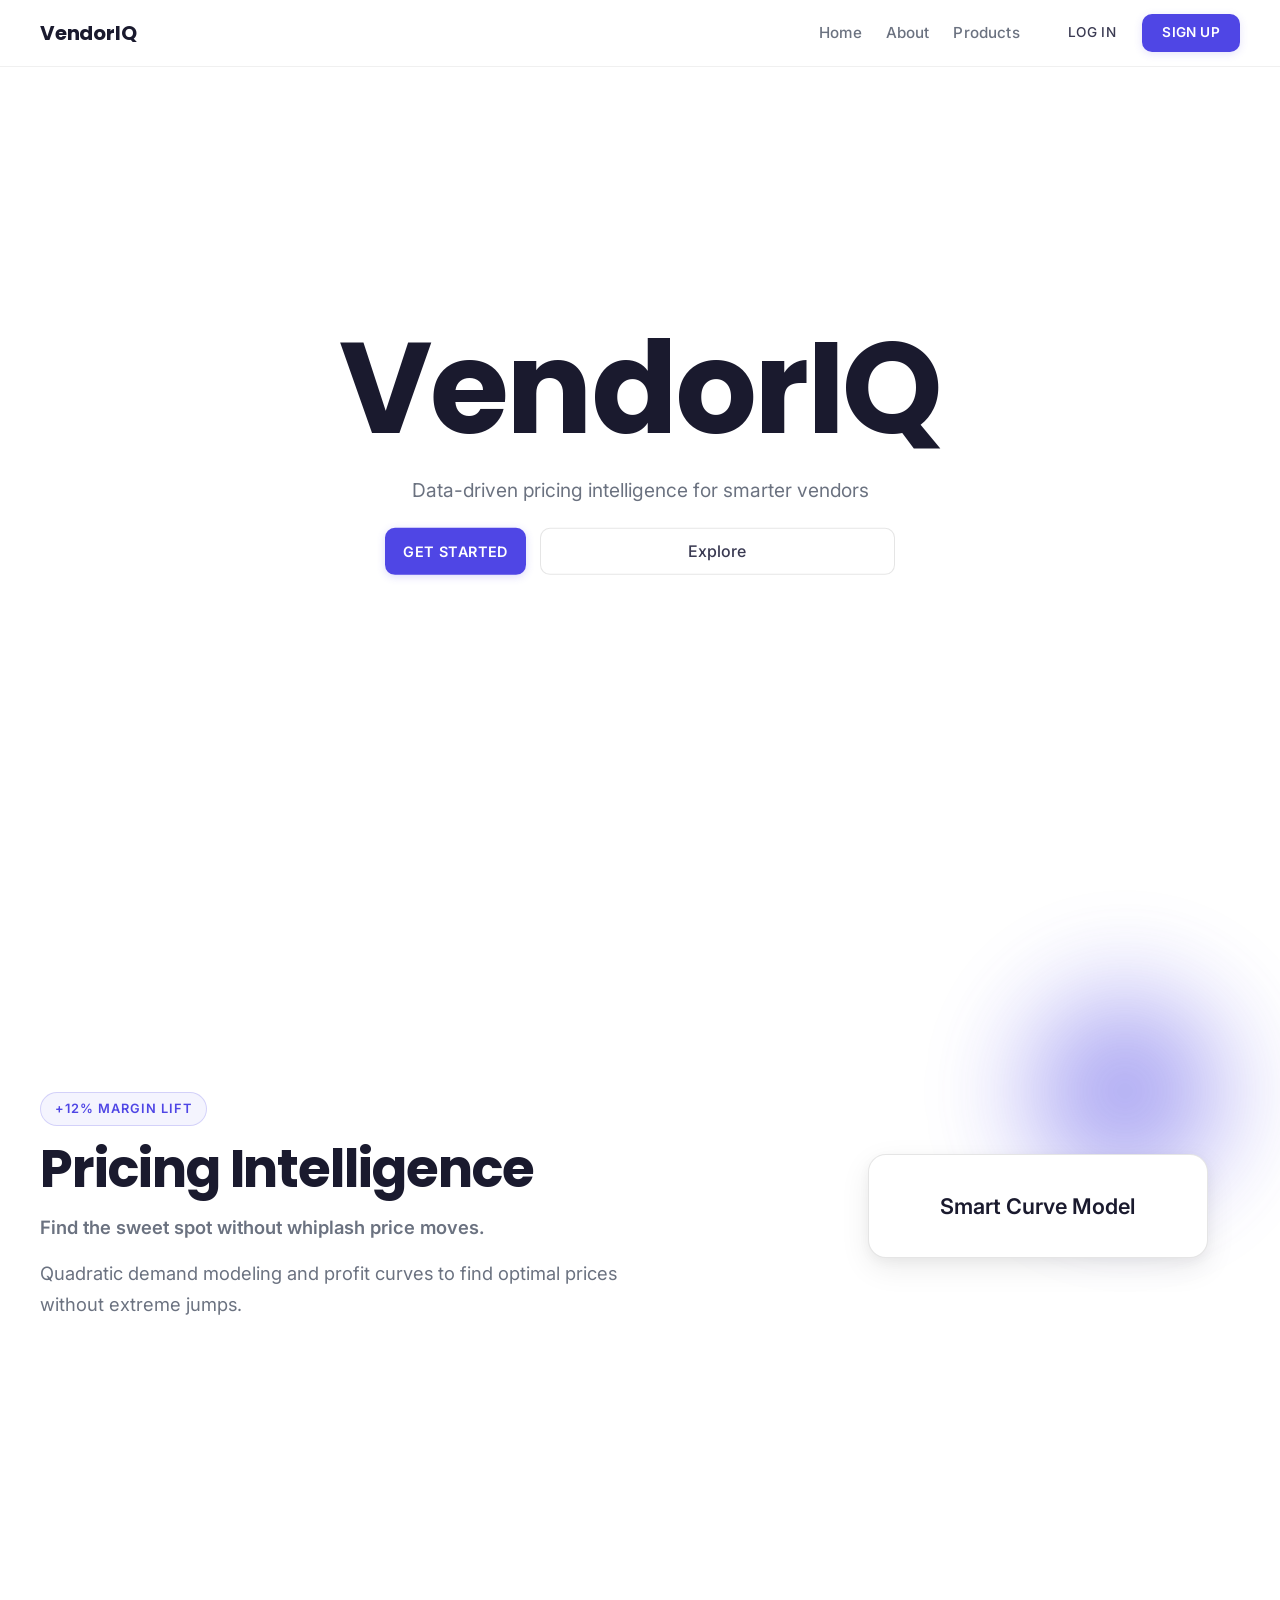
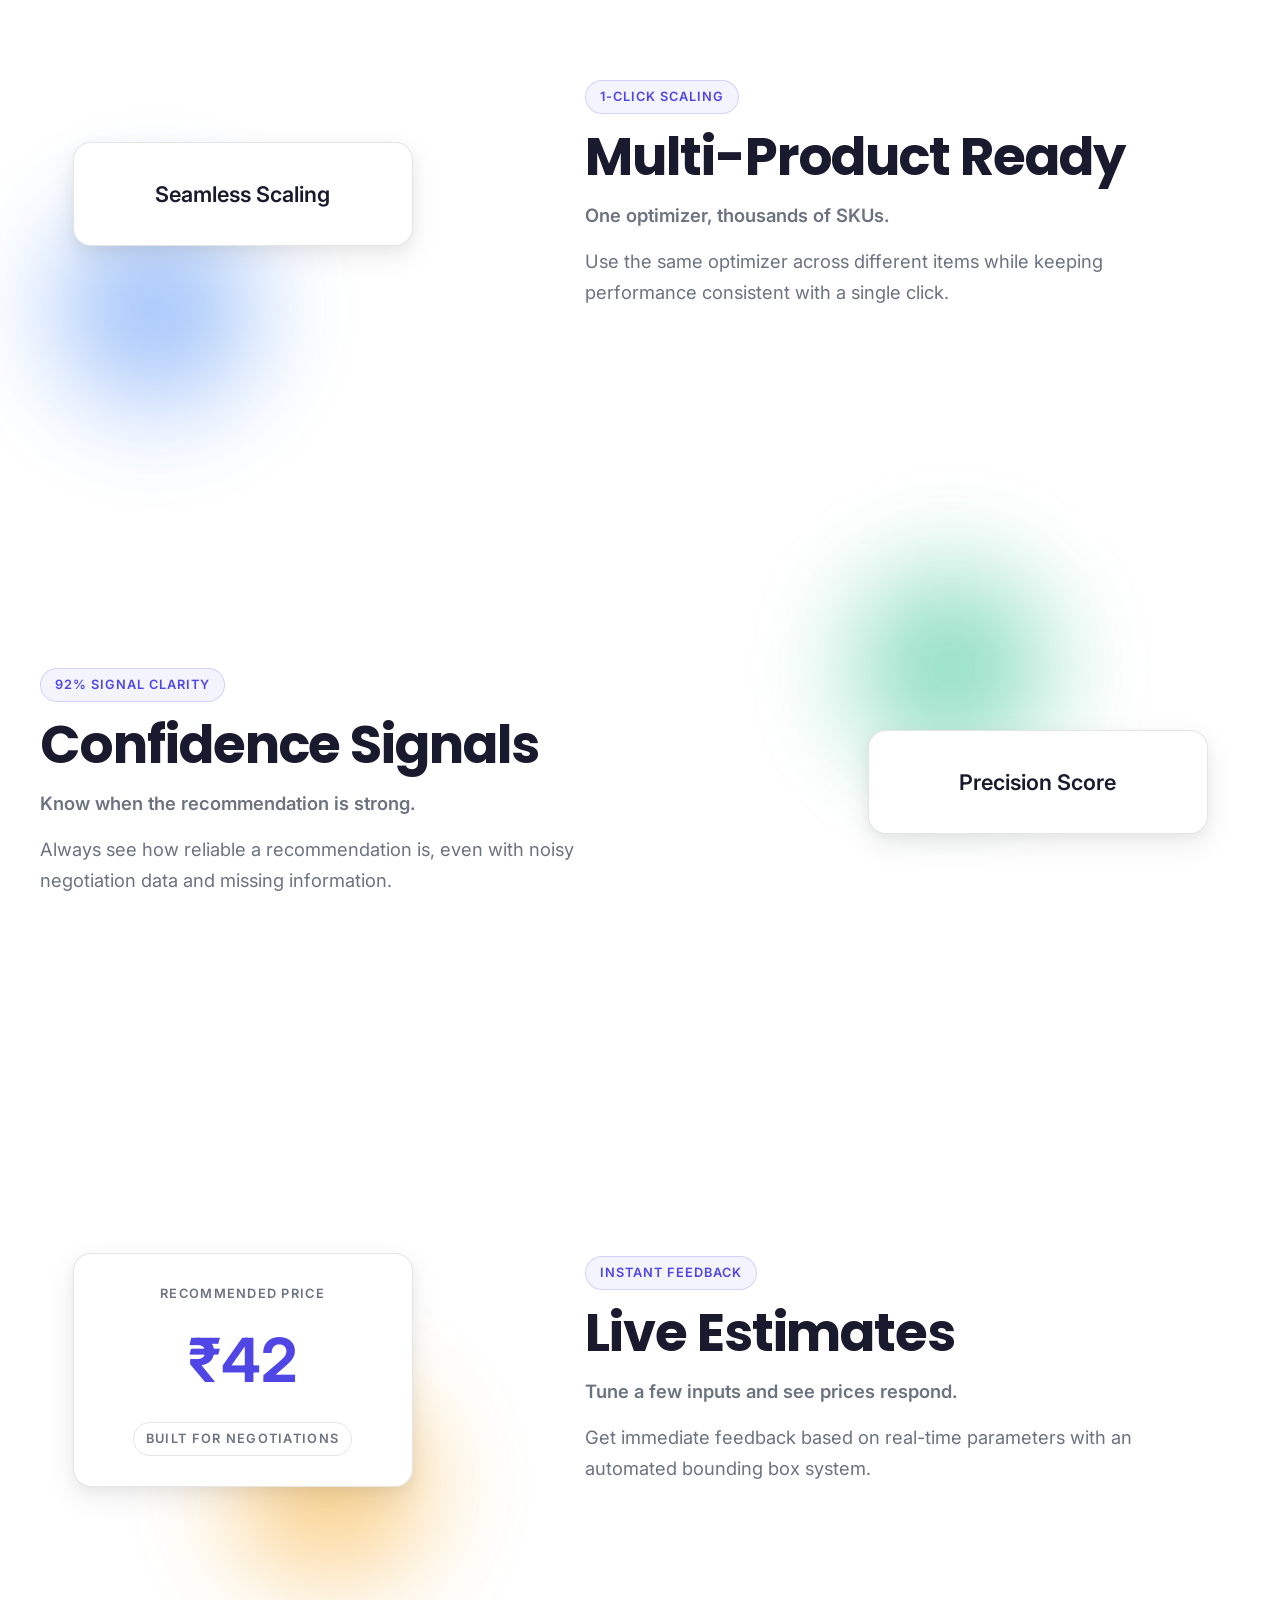
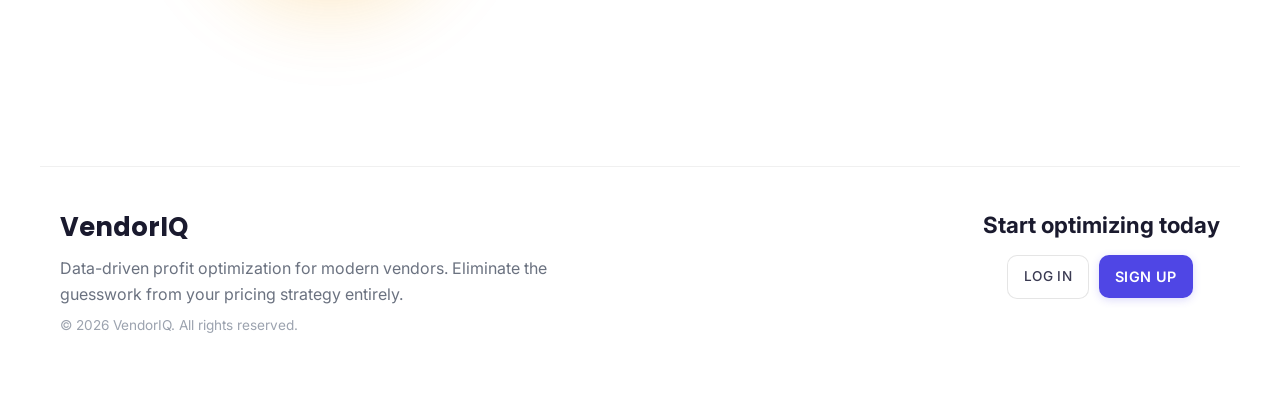
<file: index.html>
<!DOCTYPE html>
<html lang="en">

<head>
    <meta charset="UTF-8">
    <meta name="viewport" content="width=device-width, initial-scale=1.0">
    <title>VendorIQ</title>
    <link rel="icon" type="image/png" href="favicon.png">
    <link rel="preconnect" href="https://fonts.googleapis.com">
    <link
        href="https://fonts.googleapis.com/css2?family=Inter:wght@300;400;500;600;700&family=Poppins:wght@400;500;600;700&display=swap"
        rel="stylesheet">
    <link rel="stylesheet" href="styles.css">
</head>

<body class="marketing-page">
    <nav class="site-nav">
        <a class="nav-brand" href="index.html">VendorIQ</a>
        <button class="mobile-menu-btn" id="mobile-menu-toggle" aria-label="Toggle Menu">
            <svg viewBox="0 0 24 24" fill="none" stroke="currentColor" stroke-width="2" stroke-linecap="round"
                stroke-linejoin="round">
                <line x1="3" y1="12" x2="21" y2="12"></line>
                <line x1="3" y1="6" x2="21" y2="6"></line>
                <line x1="3" y1="18" x2="21" y2="18"></line>
            </svg>
        </button>
        <div class="nav-right-group">
            <div class="nav-links">
                <a href="index.html">Home</a>
                <a href="about.html">About</a>
                <a href="javascript:void(0)"
                    onclick="if(localStorage.getItem('viq_user')) window.location.href='hub.html'; else window.location.href='login.html';">Products</a>
            </div>
            <div class="nav-actions" id="nav-actions">
                <a class="btn-link nav-login" href="login.html">Log in</a>
                <a class="btn-primary nav-cta nav-signup" href="login.html">Sign up</a>
                <button class="btn-link nav-logout" id="logout-btn" type="button">Log out</button>
            </div>
        </div>
    </nav>

    <header class="hero full-height-hero">
        <div class="hero-center-content">
            <h1 class="hero-title">VendorIQ</h1>
            <p class="hero-subtitle">Data-driven pricing intelligence for smarter vendors</p>
            <div class="hero-actions-center">
                <a class="btn-primary" href="login.html">Get Started</a>
                <a class="btn-secondary" href="#features">Explore</a>
            </div>
        </div>
    </header>

    <div class="content-shell">
        <section id="features" class="feature-sections">
            <div class="feature-section zig-zag scroll-animate">
                <div class="feature-content">
                    <span class="feature-badge">+12% margin lift</span>
                    <h3>Pricing Intelligence</h3>
                    <p class="feature-insight">Find the sweet spot without whiplash price moves.</p>
                    <p>Quadratic demand modeling and profit curves to find optimal prices without extreme jumps.</p>
                </div>
                <div class="feature-visual visual-1">
                    <div class="floating-blob type-1"></div>
                    <div class="visual-card">Smart Curve Model</div>
                </div>
            </div>
            <div class="feature-section zig-zag reverse scroll-animate">
                <div class="feature-content">
                    <span class="feature-badge">1-click scaling</span>
                    <h3>Multi-Product Ready</h3>
                    <p class="feature-insight">One optimizer, thousands of SKUs.</p>
                    <p>Use the same optimizer across different items while keeping performance consistent with a single
                        click.</p>
                </div>
                <div class="feature-visual visual-2">
                    <div class="floating-blob type-2"></div>
                    <div class="visual-card">Seamless Scaling</div>
                </div>
            </div>
            <div class="feature-section zig-zag scroll-animate">
                <div class="feature-content">
                    <span class="feature-badge">92% signal clarity</span>
                    <h3>Confidence Signals</h3>
                    <p class="feature-insight">Know when the recommendation is strong.</p>
                    <p>Always see how reliable a recommendation is, even with noisy negotiation data and missing
                        information.</p>
                </div>
                <div class="feature-visual visual-3">
                    <div class="floating-blob type-3"></div>
                    <div class="visual-card">Precision Score</div>
                </div>
            </div>
            <div class="feature-section zig-zag reverse recommendation-feature scroll-animate">
                <div class="feature-content">
                    <span class="feature-badge">Instant feedback</span>
                    <h3>Live Estimates</h3>
                    <p class="feature-insight">Tune a few inputs and see prices respond.</p>
                    <p>Get immediate feedback based on real-time parameters with an automated bounding box system.</p>
                </div>
                <div class="feature-visual visual-4">
                    <div class="floating-blob type-4"></div>
                    <div class="visual-card" style="padding: 30px;">
                        <div class="hero-kicker"
                            style="color:var(--text-muted); letter-spacing:0.1em; text-transform:uppercase; font-size:0.8rem; margin-bottom:8px;">
                            Recommended Price</div>
                        <div class="hero-price"
                            style="font-size: 3.8rem; margin: 0; color: var(--accent-primary); font-weight: 700; display: block; width: 100%;">
                            ₹42</div>
                        <div class="hero-tag"
                            style="color: var(--text-muted); font-size: 0.8rem; margin-top: 12px; text-transform: uppercase; letter-spacing: 0.1em; border: 1px solid var(--border-medium); display: inline-block; padding: 6px 12px; border-radius: 999px;">
                            Built for negotiations</div>
                    </div>
                </div>
            </div>
        </section>
    </div>

    <footer class="site-footer split-footer">
        <div class="footer-left">
            <h3 class="footer-brand">VendorIQ</h3>
            <p>Data-driven profit optimization for modern vendors. Eliminate the guesswork from your pricing strategy
                entirely.</p>
            <p class="copyright">&copy; 2026 VendorIQ. All rights reserved.</p>
        </div>
        <div class="footer-right">
            <h4>Start optimizing today</h4>
            <div class="footer-actions">
                <a class="btn-link" href="login.html">Log in</a>
                <a class="btn-primary" href="login.html">Sign up</a>
            </div>
        </div>
    </footer>
    <script>
        document.addEventListener('DOMContentLoaded', () => {
            // Auth UI Logic
            const authed = localStorage.getItem('viq_user');
            const navLogin = document.querySelector('.nav-login');
            const navSignup = document.querySelector('.nav-signup');
            const navLogout = document.getElementById('logout-btn');

            if (authed) {
                if (navLogin) navLogin.style.display = 'none';
                if (navSignup) navSignup.style.display = 'none';
                if (navLogout) navLogout.style.display = 'inline-flex';

                // Update all CTAs to route directly to hub
                document.querySelectorAll('a[href="login.html"]').forEach(btn => {
                    const text = btn.textContent.trim();
                    if (text === 'Log in' || text === 'Sign up' && btn.classList.contains('nav-signup')) {
                        // Header login/signup already hidden above, but hide footer login too
                        if (text === 'Log in') btn.style.display = 'none';
                    } else {
                        btn.href = 'hub.html';
                        btn.textContent = 'Go to Products';
                    }
                });
            }

            if (navLogout) {
                navLogout.addEventListener('click', () => {
                    localStorage.removeItem('viq_user');
                    window.location.reload();
                });
            }

            // Mobile menu toggle
            const menuBtn = document.getElementById('mobile-menu-toggle');
            if (menuBtn) {
                menuBtn.addEventListener('click', () => {
                    document.body.classList.toggle('menu-open');
                    const isOpen = document.body.classList.contains('menu-open');
                    menuBtn.innerHTML = isOpen
                        ? `<svg viewBox="0 0 24 24" fill="none" stroke="currentColor" stroke-width="2" stroke-linecap="round" stroke-linejoin="round"><line x1="18" y1="6" x2="6" y2="18"></line><line x1="6" y1="6" x2="18" y2="18"></line></svg>`
                        : `<svg viewBox="0 0 24 24" fill="none" stroke="currentColor" stroke-width="2" stroke-linecap="round" stroke-linejoin="round"><line x1="3" y1="12" x2="21" y2="12"></line><line x1="3" y1="6" x2="21" y2="6"></line><line x1="3" y1="18" x2="21" y2="18"></line></svg>`;
                });
            }
        });

        const scrollTargets = document.querySelectorAll(".scroll-animate");
        const revealOnScroll = (entries, observer) => {
            entries.forEach((entry) => {
                if (entry.isIntersecting) {
                    // Delay a tick so the transition is visible even on fast/initial reveals.
                    setTimeout(() => {
                        entry.target.classList.add("visible");
                    }, 60);
                    observer.unobserve(entry.target);
                }
            });
        };

        const observer = new IntersectionObserver(revealOnScroll, {
            threshold: 0.1,
            rootMargin: "0px 0px -10% 0px"
        });

        // Wait for a paint so the hidden state renders before revealing,
        // otherwise the transition can get skipped on initial load.
        requestAnimationFrame(() => {
            requestAnimationFrame(() => {
                scrollTargets.forEach((target) => observer.observe(target));
            });
        });
    </script>
</body>

</html>
</file>
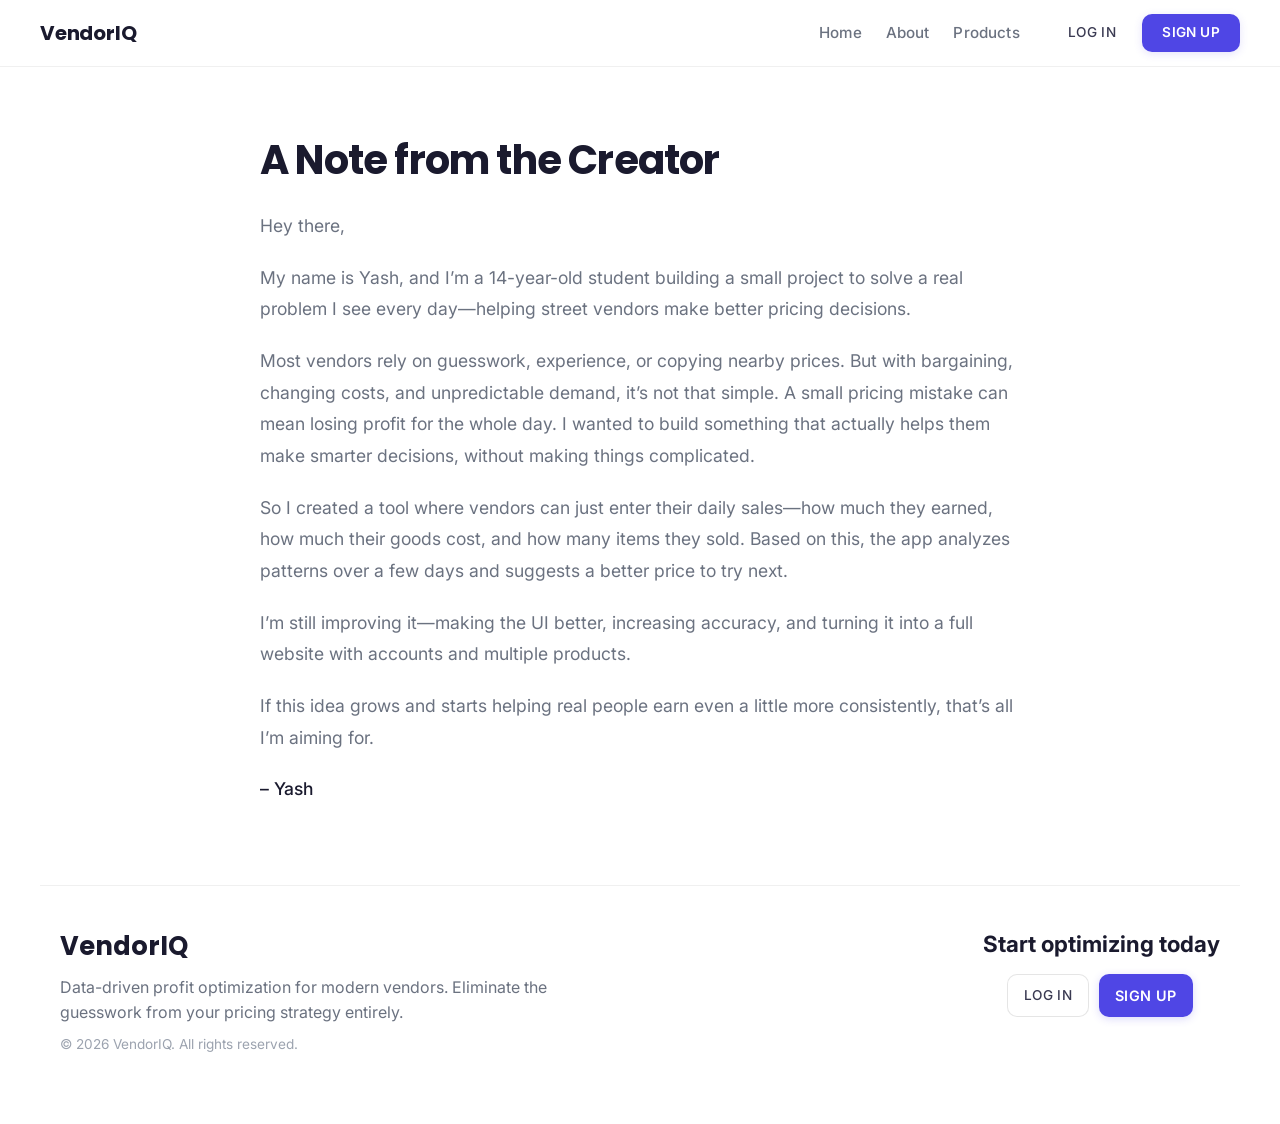
<file: about.html>
<!DOCTYPE html>
<html lang="en">

<head>
    <meta charset="UTF-8">
    <meta name="viewport" content="width=device-width, initial-scale=1.0">
    <title>VendorIQ About</title>
    <link rel="icon" type="image/png" href="favicon.png">
    <link rel="preconnect" href="https://fonts.googleapis.com">
    <link
        href="https://fonts.googleapis.com/css2?family=Inter:wght@300;400;500;600;700&family=Poppins:wght@400;500;600;700&display=swap"
        rel="stylesheet">
    <link rel="stylesheet" href="styles.css">
</head>

<body class="marketing-page">
    <nav class="site-nav">
        <a class="nav-brand" href="index.html">VendorIQ</a>
        <button class="mobile-menu-btn" id="mobile-menu-toggle" aria-label="Toggle Menu">
            <svg viewBox="0 0 24 24" fill="none" stroke="currentColor" stroke-width="2" stroke-linecap="round"
                stroke-linejoin="round">
                <line x1="3" y1="12" x2="21" y2="12"></line>
                <line x1="3" y1="6" x2="21" y2="6"></line>
                <line x1="3" y1="18" x2="21" y2="18"></line>
            </svg>
        </button>
        <div class="nav-right-group">
            <div class="nav-links">
                <a href="index.html">Home</a>
                <a href="about.html">About</a>
                <a href="javascript:void(0)"
                    onclick="if(localStorage.getItem('viq_user')) window.location.href='hub.html'; else window.location.href='login.html';">Products</a>
            </div>
            <div class="nav-actions" id="nav-actions">
                <a class="btn-link nav-login" href="login.html">Log in</a>
                <a class="btn-primary nav-cta nav-signup" href="login.html">Sign up</a>
                <button class="btn-link nav-logout" id="logout-btn" type="button">Log out</button>
            </div>
        </div>
    </nav>

    <div class="content-shell" style="padding-top: 140px; padding-bottom: 80px;">
        <section class="creator-note" style="max-width: 800px; margin: 0 auto; padding: 0 20px;">
            <h1 class="hero-title" style="margin-bottom: 30px; font-size: 2.5rem; text-align: left;">A Note from the
                Creator</h1>
            <div class="note-content" style="color: var(--text-muted); line-height: 1.8; font-size: 1.1rem;">
                <p style="margin-bottom: 20px;">Hey there,</p>
                <p style="margin-bottom: 20px;">My name is Yash, and I’m a 14-year-old student building a small project
                    to solve a real problem I see every day—helping street vendors make better pricing decisions.</p>
                <p style="margin-bottom: 20px;">Most vendors rely on guesswork, experience, or copying nearby prices.
                    But with bargaining, changing costs, and unpredictable demand, it’s not that simple. A small pricing
                    mistake can mean losing profit for the whole day. I wanted to build something that actually helps
                    them make smarter decisions, without making things complicated.</p>
                <p style="margin-bottom: 20px;">So I created a tool where vendors can just enter their daily sales—how
                    much they earned, how much their goods cost, and how many items they sold. Based on this, the app
                    analyzes patterns over a few days and suggests a better price to try next.</p>
                <p style="margin-bottom: 20px;">I’m still improving it—making the UI better, increasing accuracy, and
                    turning it into a full website with accounts and multiple products.</p>
                <p style="margin-bottom: 20px;">If this idea grows and starts helping real people earn even a little
                    more consistently, that’s all I’m aiming for.</p>
                <p style="color: var(--text-main); font-weight: 500;">– Yash </p>
            </div>
        </section>
    </div>

    <footer class="site-footer split-footer">
        <div class="footer-left">
            <h3 class="footer-brand">VendorIQ</h3>
            <p>Data-driven profit optimization for modern vendors. Eliminate the guesswork from your pricing strategy
                entirely.</p>
            <p class="copyright">&copy; 2026 VendorIQ. All rights reserved.</p>
        </div>
        <div class="footer-right">
            <h4>Start optimizing today</h4>
            <div class="footer-actions">
                <a class="btn-link" href="login.html">Log in</a>
                <a class="btn-primary" href="login.html">Sign up</a>
            </div>
        </div>
    </footer>
    <script>
        document.addEventListener('DOMContentLoaded', () => {
            // Auth UI Logic
            const authed = localStorage.getItem('viq_user');
            const navLogin = document.querySelector('.nav-login');
            const navSignup = document.querySelector('.nav-signup');
            const navLogout = document.getElementById('logout-btn');

            if (authed) {
                if (navLogin) navLogin.style.display = 'none';
                if (navSignup) navSignup.style.display = 'none';
                if (navLogout) navLogout.style.display = 'inline-flex';

                // Update all CTAs to route directly to hub
                document.querySelectorAll('a[href="login.html"]').forEach(btn => {
                    const text = btn.textContent.trim();
                    if (text === 'Log in' || text === 'Sign up' && btn.classList.contains('nav-signup')) {
                        if (text === 'Log in') btn.style.display = 'none';
                    } else {
                        btn.href = 'hub.html';
                        btn.textContent = 'Go to Products';
                    }
                });
            }

            if (navLogout) {
                navLogout.addEventListener('click', () => {
                    localStorage.removeItem('viq_user');
                    window.location.reload();
                });
            }

            // Mobile menu toggle
            const menuBtn = document.getElementById('mobile-menu-toggle');
            if (menuBtn) {
                menuBtn.addEventListener('click', () => {
                    document.body.classList.toggle('menu-open');
                    const isOpen = document.body.classList.contains('menu-open');
                    menuBtn.innerHTML = isOpen
                        ? `<svg viewBox="0 0 24 24" fill="none" stroke="currentColor" stroke-width="2" stroke-linecap="round" stroke-linejoin="round"><line x1="18" y1="6" x2="6" y2="18"></line><line x1="6" y1="6" x2="18" y2="18"></line></svg>`
                        : `<svg viewBox="0 0 24 24" fill="none" stroke="currentColor" stroke-width="2" stroke-linecap="round" stroke-linejoin="round"><line x1="3" y1="12" x2="21" y2="12"></line><line x1="3" y1="6" x2="21" y2="6"></line><line x1="3" y1="18" x2="21" y2="18"></line></svg>`;
                });
            }
        });
    </script>
</body>

</html>
</file>
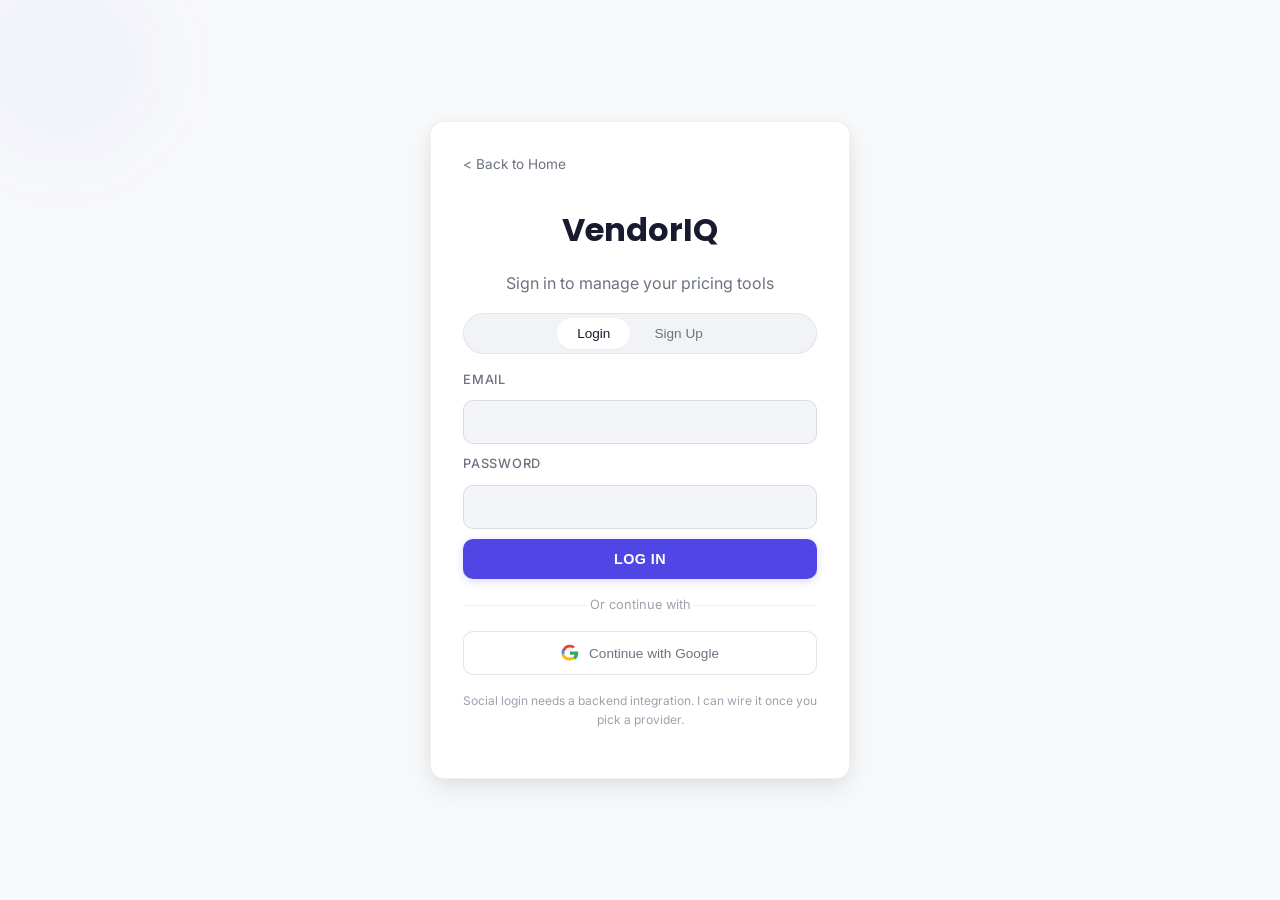
<file: hub.html>
<!DOCTYPE html>
<html lang="en">
<head>
    <meta charset="UTF-8">
    <meta name="viewport" content="width=device-width, initial-scale=1.0">
    <title>VendorIQ Product Hub</title>
    <link rel="icon" type="image/png" href="favicon.png">
    <link rel="preconnect" href="https://fonts.googleapis.com">
    <link href="https://fonts.googleapis.com/css2?family=Inter:wght@300;400;500;600;700&family=Poppins:wght@400;500;600;700&display=swap" rel="stylesheet">
    <link rel="stylesheet" href="styles.css">
</head>
<body class="hub-page">
    <nav class="site-nav">
        <a class="nav-brand" href="index.html">VendorIQ</a>
        <button class="mobile-menu-btn" id="mobile-menu-toggle" aria-label="Toggle Menu">
            <svg viewBox="0 0 24 24" fill="none" stroke="currentColor" stroke-width="2" stroke-linecap="round" stroke-linejoin="round">
                <line x1="3" y1="12" x2="21" y2="12"></line>
                <line x1="3" y1="6" x2="21" y2="6"></line>
                <line x1="3" y1="18" x2="21" y2="18"></line>
            </svg>
        </button>
        <div class="nav-right-group">
            <div class="nav-links">
                <a href="index.html">Home</a>
                <a href="about.html">About</a>
                <a href="javascript:void(0)"
                    onclick="if(localStorage.getItem('viq_user')) window.location.href='hub.html'; else window.location.href='login.html';">Products</a>
            </div>
            <div class="nav-actions" id="nav-actions">
                <a class="btn-link nav-login" href="login.html">Log in</a>
                <a class="btn-primary nav-cta nav-signup" href="login.html">Sign up</a>
                <button class="btn-link nav-logout" id="logout-btn" type="button">Log out</button>
            </div>
        </div>
    </nav>

    <div class="content-shell">
        <main class="hub-shell">
            <header class="hub-header">
                <div>
                    <span class="hub-kicker">VendorIQ</span>
                    <h1 class="hub-title">Products</h1>
                    <p class="hub-subtitle">Create a product to start optimizing prices.</p>
                </div>
            </header>

            <section class="product-grid" id="product-grid">
                <button class="glass-panel product-card product-add" id="add-product-btn" type="button">
                    <span class="add-plus">+</span>
                    <span class="add-text">New</span>
                </button>
                <!-- Product cards injected here -->
            </section>
        </main>
    </div>

    <div class="modal-overlay" id="product-modal" aria-hidden="true">
        <div class="modal-card glass-panel" role="dialog" aria-modal="true" aria-labelledby="product-modal-title">
            <div class="modal-header">
                <h2 id="product-modal-title">New Product</h2>
                <button class="modal-close btn-link" type="button" aria-label="Close">&times;</button>
            </div>
            <p class="modal-subtitle">Give your product a clear, short name.</p>
            <form id="product-form">
                <label for="product-name-input">Product name</label>
                <input id="product-name-input" type="text" maxlength="40" placeholder="e.g., Tomatoes" required>
                <div class="modal-actions">
                    <button type="button" class="btn-link" id="cancel-product-btn">Cancel</button>
                    <button type="submit" class="btn-primary">Create</button>
                </div>
            </form>
        </div>
    </div>

    <div class="modal-overlay" id="delete-modal" aria-hidden="true">
        <div class="modal-card glass-panel" role="dialog" aria-modal="true" aria-labelledby="delete-modal-title">
            <div class="modal-header">
                <h2 id="delete-modal-title">Delete Product</h2>
                <button class="modal-close btn-link" type="button" aria-label="Close">&times;</button>
            </div>
            <p class="modal-subtitle" id="delete-modal-text">This will remove the product and its data.</p>
            <div class="modal-actions">
                <button type="button" class="btn-link" id="cancel-delete-btn">Cancel</button>
                <button type="button" class="btn-danger" id="confirm-delete-btn">Delete</button>
            </div>
        </div>
    </div>

    <footer class="site-footer split-footer">
        <div class="footer-left">
            <h3 class="footer-brand">VendorIQ</h3>
            <p>Data-driven profit optimization for modern vendors. Eliminate the guesswork from your pricing strategy
                entirely.</p>
            <p class="copyright">&copy; 2026 VendorIQ. All rights reserved.</p>
        </div>
        <div class="footer-right">
            <h4>Start optimizing today</h4>
            <div class="footer-actions">
                <a class="btn-link" href="login.html">Log in</a>
                <a class="btn-primary" href="login.html">Sign up</a>
            </div>
        </div>
    </footer>

    <script>
        const authed = localStorage.getItem('viq_user');
        if (!authed) {
            window.location.href = 'login.html';
        }
        
        const navLogin = document.querySelector('.nav-login');
        const navSignup = document.querySelector('.nav-signup');
        const navLogout = document.getElementById('logout-btn');
        
        if (authed) {
            if(navLogin) navLogin.style.display = 'none';
            if(navSignup) navSignup.style.display = 'none';
            if(navLogout) navLogout.style.display = 'inline-flex';
        }

        // Mobile menu toggle
        const menuBtn = document.getElementById('mobile-menu-toggle');
        if(menuBtn) {
            menuBtn.addEventListener('click', () => {
                document.body.classList.toggle('menu-open');
                const isOpen = document.body.classList.contains('menu-open');
                menuBtn.innerHTML = isOpen 
                    ? `<svg viewBox="0 0 24 24" fill="none" stroke="currentColor" stroke-width="2" stroke-linecap="round" stroke-linejoin="round"><line x1="18" y1="6" x2="6" y2="18"></line><line x1="6" y1="6" x2="18" y2="18"></line></svg>`
                    : `<svg viewBox="0 0 24 24" fill="none" stroke="currentColor" stroke-width="2" stroke-linecap="round" stroke-linejoin="round"><line x1="3" y1="12" x2="21" y2="12"></line><line x1="3" y1="6" x2="21" y2="6"></line><line x1="3" y1="18" x2="21" y2="18"></line></svg>`;
            });
        }

        const productGrid = document.getElementById('product-grid');
        const addBtn = document.getElementById('add-product-btn');
        const storageKey = `viq_products_${authed}`;

        const loadProducts = () => {
            try {
                return JSON.parse(localStorage.getItem(storageKey)) || [];
            } catch (e) {
                return [];
            }
        };

        const saveProducts = (products) => {
            localStorage.setItem(storageKey, JSON.stringify(products));
        };

        const renderProducts = () => {
            const existingCards = productGrid.querySelectorAll('.product-card[data-id]');
            existingCards.forEach(card => card.remove());
            const products = loadProducts();
            products.forEach(product => {
                const card = document.createElement('div');
                card.className = 'glass-panel product-card';
                card.dataset.id = product.id;
                card.innerHTML = `
                    <div class="product-name">${product.name}</div>
                    <div class="product-meta">Created ${new Date(product.createdAt).toLocaleDateString()}</div>
                    <div class="product-actions">
                        <button class="btn-primary product-open" type="button">Open Optimizer</button>
                        <button class="btn-link product-delete" type="button">Delete</button>
                    </div>
                `;
                card.querySelector('.product-open').addEventListener('click', () => {
                    localStorage.setItem('viq_active_product', product.id);
                    window.location.href = `app.html?product=${encodeURIComponent(product.id)}`;
                });
                card.querySelector('.product-delete').addEventListener('click', () => {
                    openDeleteModal(product);
                });
                productGrid.appendChild(card);
            });
        };

        const modal = document.getElementById('product-modal');
        const modalClose = modal.querySelector('.modal-close');
        const modalCancel = document.getElementById('cancel-product-btn');
        const productForm = document.getElementById('product-form');
        const nameInput = document.getElementById('product-name-input');
        const deleteModal = document.getElementById('delete-modal');
        const deleteClose = deleteModal.querySelector('.modal-close');
        const deleteCancel = document.getElementById('cancel-delete-btn');
        const deleteConfirm = document.getElementById('confirm-delete-btn');
        const deleteText = document.getElementById('delete-modal-text');
        let pendingDeleteId = null;

        const openModal = () => {
            modal.classList.add('open');
            modal.setAttribute('aria-hidden', 'false');
            nameInput.value = '';
            setTimeout(() => nameInput.focus(), 50);
        };

        const closeModal = () => {
            modal.classList.remove('open');
            modal.setAttribute('aria-hidden', 'true');
        };

        const openDeleteModal = (product) => {
            pendingDeleteId = product.id;
            deleteText.textContent = `Delete "${product.name}"? This removes its data too.`;
            deleteModal.classList.add('open');
            deleteModal.setAttribute('aria-hidden', 'false');
            deleteCancel.focus();
        };

        const closeDeleteModal = () => {
            deleteModal.classList.remove('open');
            deleteModal.setAttribute('aria-hidden', 'true');
            pendingDeleteId = null;
        };

        addBtn.addEventListener('click', openModal);
        modalClose.addEventListener('click', closeModal);
        modalCancel.addEventListener('click', closeModal);
        modal.addEventListener('click', (e) => {
            if (e.target === modal) closeModal();
        });
        document.addEventListener('keydown', (e) => {
            if (e.key === 'Escape' && modal.classList.contains('open')) closeModal();
            if (e.key === 'Escape' && deleteModal.classList.contains('open')) closeDeleteModal();
        });

        deleteClose.addEventListener('click', closeDeleteModal);
        deleteCancel.addEventListener('click', closeDeleteModal);
        deleteModal.addEventListener('click', (e) => {
            if (e.target === deleteModal) closeDeleteModal();
        });

        productForm.addEventListener('submit', (e) => {
            e.preventDefault();
            const name = nameInput.value.trim();
            if (!name) return;
            const products = loadProducts();
            const newProduct = {
                id: `p_${Date.now()}`,
                name,
                createdAt: Date.now()
            };
            products.unshift(newProduct);
            saveProducts(products);
            localStorage.setItem('viq_active_product', newProduct.id);
            renderProducts();
            closeModal();
            window.location.href = `app.html?product=${encodeURIComponent(newProduct.id)}`;
        });

        deleteConfirm.addEventListener('click', () => {
            if (!pendingDeleteId) return;
            const updated = loadProducts().filter(p => p.id !== pendingDeleteId);
            saveProducts(updated);
            localStorage.removeItem(`viq_product_data_${authed}_${pendingDeleteId}`);
            closeDeleteModal();
            renderProducts();
        });

        navLogout.addEventListener('click', () => {
            localStorage.removeItem('viq_user');
            window.location.href = 'login.html';
        });

        renderProducts();
    </script>
</body>
</html>
</file>
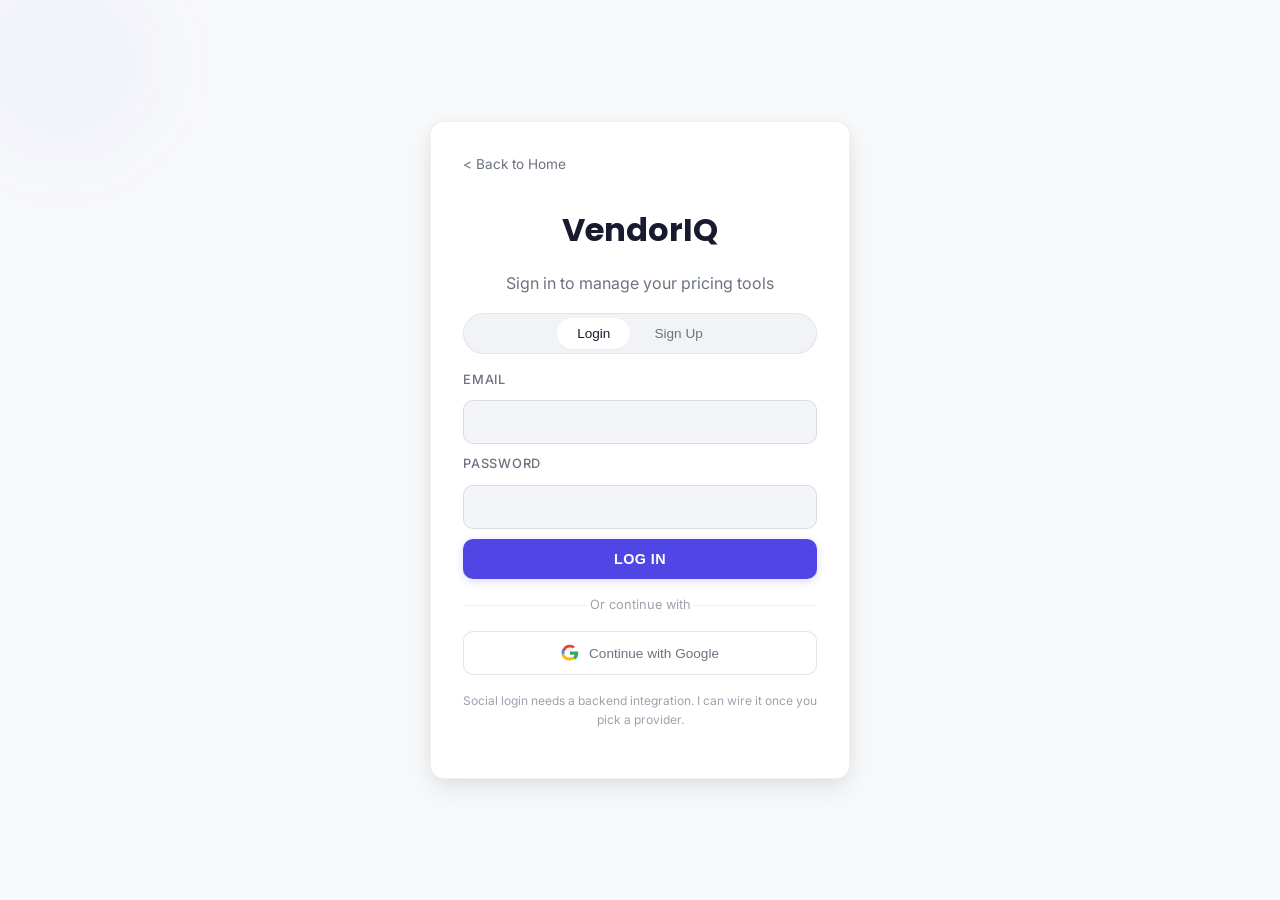
<file: login.html>
<!DOCTYPE html>
<html lang="en">
<head>
    <meta charset="UTF-8">
    <meta name="viewport" content="width=device-width, initial-scale=1.0">
    <title>VendorIQ Login</title>
    <link rel="icon" type="image/png" href="favicon.png">
    <link rel="preconnect" href="https://fonts.googleapis.com">
    <link href="https://fonts.googleapis.com/css2?family=Inter:wght@300;400;500;600;700&family=Poppins:wght@400;500;600;700&display=swap" rel="stylesheet">
    <link rel="stylesheet" href="styles.css">
</head>
<body>
    <div class="app-container auth-container">
        <div class="glass-panel auth-card">
            <a class="auth-back-link" href="index.html">&lt; Back to Home</a>
            <h1 class="auth-title">VendorIQ</h1>
            <p class="auth-subtitle">Sign in to manage your pricing tools</p>

            <div class="auth-tabs">
                <button class="tab-btn active" data-target="login-panel" type="button">Login</button>
                <button class="tab-btn" data-target="signup-panel" type="button">Sign Up</button>
            </div>

            <form id="login-panel" class="auth-form">
                <label>Email</label>
                <input type="email" id="login-email" required>
                <label>Password</label>
                <input type="password" id="login-password" required>
                <button class="btn-primary" type="submit">Log In</button>
            </form>

            <form id="signup-panel" class="auth-form hide">
                <label>Company Name</label>
                <input type="text" id="signup-company" required>
                <label>Email</label>
                <input type="email" id="signup-email" required>
                <label>Password</label>
                <input type="password" id="signup-password" required>
                <button class="btn-primary" type="submit">Create Account</button>
            </form>

            <div class="auth-divider">Or continue with</div>
            <div class="oauth-row">
                <button class="btn-ghost oauth-google" type="button" disabled>
                    <svg class="oauth-logo" viewBox="0 0 48 48" aria-hidden="true" focusable="false">
                        <path fill="#EA4335" d="M24 9.5c3.54 0 6.2 1.52 7.62 2.79l5.18-5.18C33.46 3.9 29.1 2 24 2 14.7 2 6.76 7.38 3.5 15.2l6.55 5.08C11.64 13.9 17.3 9.5 24 9.5z"/>
                        <path fill="#34A853" d="M46.1 24.6c0-1.62-.15-3.18-.44-4.68H24v8.86h12.4c-.54 2.94-2.2 5.42-4.68 7.1l7.18 5.56c4.2-3.88 6.6-9.6 6.6-16.9z"/>
                        <path fill="#4A90E2" d="M10.05 28.28c-.54-1.6-.86-3.3-.86-5.08s.32-3.48.86-5.08l-6.55-5.08C2.22 15.86 1.5 19.1 1.5 22.2s.72 6.34 2 9.16l6.55-5.08z"/>
                        <path fill="#FBBC05" d="M24 44c5.1 0 9.38-1.68 12.5-4.56l-7.18-5.56c-2.02 1.36-4.6 2.16-7.32 2.16-6.7 0-12.36-4.4-14.4-10.58l-6.55 5.08C6.76 40.62 14.7 44 24 44z"/>
                    </svg>
                    Continue with Google
                </button>
            </div>
            <p class="auth-note">Social login needs a backend integration. I can wire it once you pick a provider.</p>
            <div class="auth-message" id="auth-message"></div>
        </div>
    </div>

    <script>
        const tabs = document.querySelectorAll('.auth-tabs .tab-btn');
        const panels = document.querySelectorAll('.auth-form');
        tabs.forEach(tab => {
            tab.addEventListener('click', () => {
                tabs.forEach(t => t.classList.remove('active'));
                panels.forEach(p => p.classList.add('hide'));
                tab.classList.add('active');
                document.getElementById(tab.getAttribute('data-target')).classList.remove('hide');
            });
        });

        document.getElementById('login-panel').addEventListener('submit', (e) => {
            e.preventDefault();
            const email = document.getElementById('login-email').value.trim().toLowerCase();
            const password = document.getElementById('login-password').value;
            const users = JSON.parse(localStorage.getItem('viq_users') || '{}');
            const msg = document.getElementById('auth-message');
            msg.textContent = '';

            if (!users[email] || users[email].password !== password) {
                msg.textContent = 'No account found or incorrect password. Please sign up first.';
                return;
            }

            localStorage.setItem('viq_user', JSON.stringify({ email }));
            window.location.href = 'hub.html';
        });

        document.getElementById('signup-panel').addEventListener('submit', (e) => {
            e.preventDefault();
            const email = document.getElementById('signup-email').value.trim().toLowerCase();
            const password = document.getElementById('signup-password').value;
            const company = document.getElementById('signup-company').value.trim();
            const users = JSON.parse(localStorage.getItem('viq_users') || '{}');
            const msg = document.getElementById('auth-message');
            msg.textContent = '';

            if (users[email]) {
                msg.textContent = 'Account already exists. Please log in instead.';
                return;
            }

            users[email] = { password, company };
            localStorage.setItem('viq_users', JSON.stringify(users));
            localStorage.setItem('viq_user', JSON.stringify({ email }));
            window.location.href = 'hub.html';
        });
    </script>
</body>
</html>
</file>
<file: styles.css>
:root {
    --bg-primary: #ffffff;
    --bg-secondary: #f8f9fb;
    --bg-tertiary: #f1f3f7;
    --bg-card: #ffffff;
    --bg-input: #f4f5f8;
    --bg-nav: rgba(255, 255, 255, 0.82);

    --border-light: rgba(0, 0, 0, 0.06);
    --border-medium: rgba(0, 0, 0, 0.1);
    --border-strong: rgba(0, 0, 0, 0.14);

    --text-main: #1a1a2e;
    --text-secondary: #3a3a52;
    --text-muted: #6b7280;
    --text-faint: #9ca3af;
    --text-inverse: #ffffff;

    --accent-primary: #4f46e5;
    --accent-primary-hover: #4338ca;
    --accent-secondary: #7c3aed;
    --accent-warm: #f59e0b;
    --success: #10b981;
    --danger: #ef4444;
    --warning: #f59e0b;

    --shadow-xs: 0 1px 2px rgba(0, 0, 0, 0.04);
    --shadow-sm: 0 1px 3px rgba(0, 0, 0, 0.06), 0 1px 2px rgba(0, 0, 0, 0.04);
    --shadow-md: 0 4px 12px rgba(0, 0, 0, 0.07), 0 1px 3px rgba(0, 0, 0, 0.04);
    --shadow-lg: 0 10px 30px rgba(0, 0, 0, 0.08), 0 4px 12px rgba(0, 0, 0, 0.04);
    --shadow-xl: 0 20px 50px rgba(0, 0, 0, 0.1);
    --shadow-card-hover: 0 14px 40px rgba(79, 70, 229, 0.08), 0 4px 12px rgba(0, 0, 0, 0.05);

    --radius-lg: 20px;
    --radius-md: 14px;
    --radius-sm: 10px;
    --radius-xs: 8px;

    --space-1: 16px;
    --space-2: 24px;
    --space-3: 32px;
}

html {
    scroll-behavior: smooth;
}

* {
    margin: 0;
    padding: 0;
    box-sizing: border-box;
}

body {
    font-family: "Inter", -apple-system, BlinkMacSystemFont, "Segoe UI", Helvetica, Arial, sans-serif;
    background: var(--bg-secondary);
    color: var(--text-main);
    min-height: 100vh;
    line-height: 1.6;
    padding: var(--space-3);
    position: relative;
    overflow-x: hidden;
    -webkit-font-smoothing: antialiased;
    -moz-osx-font-smoothing: grayscale;
}

body.app-page {
    padding-left: calc(var(--space-3) + 200px);
    padding-right: calc(var(--space-3) + 200px);
    background: var(--bg-secondary);
    overflow-x: visible;
}

body.marketing-page {
    background: var(--bg-primary);
    padding: 0;
}

body.hub-page {
    background: var(--bg-secondary);
}

/* ================================================
   Glass Panels & Generic Cards
   ================================================ */
.glass-panel {
    background: var(--bg-card);
    border: 1px solid var(--border-light);
    border-radius: var(--radius-md);
    box-shadow: var(--shadow-sm);
    transition: box-shadow 0.25s ease, transform 0.25s ease;
}

.section-divider {
    height: 1px;
    width: 100%;
    background: var(--border-light);
}

/* ================================================
   App Container (Optimizer page)
   ================================================ */
.app-container {
    max-width: 1320px;
    margin: 0 auto;
    padding: var(--space-3);
    display: flex;
    flex-direction: column;
    gap: var(--space-3);
    position: relative;
    overflow: visible;
}

.app-container::before {
    content: "";
    position: absolute;
    top: -120px;
    left: -120px;
    width: 300px;
    height: 300px;
    background: radial-gradient(circle, rgba(79, 70, 229, 0.06), transparent 70%);
    filter: blur(40px);
    pointer-events: none;
    z-index: 0;
}

.app-container>* {
    position: relative;
    z-index: 1;
}

/* ================================================
   Header (Optimizer page)
   ================================================ */
.main-header {
    padding: var(--space-3);
    text-align: left;
    display: grid;
    gap: 12px;
}

.app-header-top {
    display: flex;
    justify-content: space-between;
    align-items: center;
    gap: 16px;
    flex-wrap: wrap;
}

.app-title-block {
    display: grid;
    gap: 6px;
}

.app-kicker {
    font-size: 0.7rem;
    letter-spacing: 0.24em;
    text-transform: uppercase;
    color: var(--text-muted);
}

.main-header h1 {
    font-family: "Poppins", "Inter", sans-serif;
    font-size: clamp(2.2rem, 4vw, 3rem);
    font-weight: 700;
    letter-spacing: -0.01em;
    color: var(--text-main);
}

.subtitle {
    color: var(--text-muted);
    font-size: 1rem;
    font-style: italic;
}

.header-actions {
    display: flex;
    justify-content: center;
    gap: 12px;
    flex-wrap: wrap;
}

.header-actions .btn-link {
    text-transform: none;
    letter-spacing: 0.04em;
}

/* ================================================
   Buttons
   ================================================ */
.btn-link {
    border: 1px solid var(--border-medium);
    color: var(--text-secondary);
    text-decoration: none;
    padding: 8px 14px;
    border-radius: var(--radius-sm);
    background: var(--bg-primary);
    font-size: 0.85rem;
    font-weight: 500;
    letter-spacing: 0.02em;
    text-transform: uppercase;
    transition: all 0.2s ease;
    cursor: pointer;
}

.btn-link:hover {
    border-color: var(--accent-primary);
    color: var(--accent-primary);
    background: rgba(79, 70, 229, 0.04);
    transform: translateY(-1px);
    box-shadow: var(--shadow-sm);
}

.btn-primary {
    width: 100%;
    padding: 12px;
    border-radius: var(--radius-sm);
    border: none;
    cursor: pointer;
    color: var(--text-inverse);
    font-weight: 600;
    font-size: 0.9rem;
    letter-spacing: 0.03em;
    text-transform: uppercase;
    background: var(--accent-primary);
    transition: all 0.25s ease;
    box-shadow: 0 2px 8px rgba(79, 70, 229, 0.2);
    text-decoration: none;
}

.btn-primary:hover {
    background: var(--accent-primary-hover);
    transform: translateY(-1px);
    box-shadow: 0 6px 20px rgba(79, 70, 229, 0.3);
}

.btn-ghost {
    padding: 10px 14px;
    border-radius: var(--radius-sm);
    border: 1px solid var(--border-medium);
    background: var(--bg-primary);
    color: var(--text-muted);
    cursor: not-allowed;
    font-size: 0.85rem;
}

.btn-secondary,
.btn-danger {
    flex: 1;
    padding: 10px;
    border-radius: var(--radius-sm);
    border: 1px solid var(--border-medium);
    background: var(--bg-primary);
    color: var(--text-secondary);
    cursor: pointer;
    transition: all 0.2s ease;
    text-decoration: none;
    font-weight: 500;
}

.btn-danger {
    color: var(--danger);
    border-color: rgba(239, 68, 68, 0.2);
    background: rgba(239, 68, 68, 0.04);
}

.btn-secondary:hover,
.btn-danger:hover {
    transform: translateY(-1px);
    box-shadow: var(--shadow-sm);
}

.btn-secondary:hover {
    border-color: var(--accent-primary);
    color: var(--accent-primary);
}

.btn-danger:hover {
    border-color: var(--danger);
    background: rgba(239, 68, 68, 0.08);
}

/* ================================================
   Metrics Strip (Optimizer page)
   ================================================ */
.metrics-strip {
    display: grid;
    grid-template-columns: repeat(4, minmax(0, 1fr));
    padding: 18px 6px;
    gap: 0;
}

.metric-cell {
    padding: 12px 18px;
    display: flex;
    flex-direction: column;
    gap: 8px;
    position: relative;
}

.metric-cell + .metric-cell {
    border-left: 1px solid var(--border-light);
}

.metric-title {
    text-transform: uppercase;
    font-size: 0.75rem;
    letter-spacing: 0.08em;
    color: var(--text-muted);
    font-weight: 500;
}

.metric-value {
    font-size: 1.9rem;
    font-weight: 700;
    color: var(--text-main);
}

.highlight-metric {
    border: 1px solid rgba(79, 70, 229, 0.25);
    border-radius: var(--radius-sm);
    background: rgba(79, 70, 229, 0.03);
}

.highlight-metric .metric-value {
    color: var(--accent-primary);
}

/* ================================================
   Layout (Optimizer page)
   ================================================ */
.content-layout {
    display: grid;
    grid-template-columns: minmax(320px, 420px) 1fr;
    gap: 28px;
    padding-left: 0;
    overflow: visible;
}

.left-column,
.right-column {
    display: flex;
    flex-direction: column;
    gap: var(--space-2);
}

.right-column {
    border-left: 1px solid var(--border-light);
    padding-left: 28px;
}

/* ================================================
   Recommendation Panel
   ================================================ */
.recommendation-panel {
    padding: var(--space-3);
    text-align: center;
    position: relative;
    border: 1px solid rgba(79, 70, 229, 0.15);
    background: linear-gradient(135deg, rgba(79, 70, 229, 0.02), rgba(124, 58, 237, 0.02));
    box-shadow: 0 4px 20px rgba(79, 70, 229, 0.06);
}

.recommendation-panel::before {
    content: "";
    position: absolute;
    inset: -1px;
    border-radius: inherit;
    border: 1px solid transparent;
    background: linear-gradient(135deg, rgba(79, 70, 229, 0.3), rgba(124, 58, 237, 0.3));
    -webkit-mask: linear-gradient(#000 0 0) content-box, linear-gradient(#000 0 0);
    mask: linear-gradient(#000 0 0) content-box, linear-gradient(#000 0 0);
    -webkit-mask-composite: xor;
    mask-composite: exclude;
    padding: 1px;
    pointer-events: none;
}

.recommendation-panel h2 {
    font-size: 0.9rem;
    letter-spacing: 0.28em;
    text-transform: uppercase;
    color: var(--text-muted);
    margin-bottom: 16px;
}

.needs-data-msg {
    color: var(--text-muted);
    font-size: 0.9rem;
    text-align: center;
}

.progress-container {
    width: 100%;
    height: 6px;
    background: var(--bg-tertiary);
    border-radius: 999px;
    margin: 16px 0 8px;
    overflow: hidden;
}

.progress-bar {
    height: 100%;
    background: linear-gradient(135deg, var(--accent-primary), var(--accent-secondary));
    border-radius: 999px;
    transition: width 0.4s ease;
}

.progress-text {
    font-size: 0.8rem;
    color: var(--text-muted);
}

.optimal-result {
    display: flex;
    flex-direction: column;
    align-items: center;
    text-align: center;
    gap: 6px;
}

.rec-price-label {
    color: var(--text-muted);
    letter-spacing: 0.1em;
    text-transform: uppercase;
    font-size: 0.75rem;
    margin-bottom: 4px;
}

.rec-price-value {
    font-size: 1.1rem;
    font-weight: 600;
    color: var(--accent-primary);
    margin: 0 0 4px;
    line-height: 1.4;
}

.rec-reason {
    color: var(--text-muted);
    font-size: 0.9rem;
    margin-bottom: 12px;
}

.rec-insight {
    display: inline-flex;
    align-items: center;
    gap: 10px;
    padding: 8px 14px;
    border-radius: 999px;
    background: var(--bg-tertiary);
    border: 1px solid var(--border-light);
    font-size: 0.9rem;
}

.insight-badge {
    padding: 4px 10px;
    border-radius: 999px;
    font-weight: 700;
}

.badge-up {
    background: rgba(16, 185, 129, 0.1);
    color: var(--success);
}

.badge-down {
    background: rgba(239, 68, 68, 0.1);
    color: var(--danger);
}

.badge-neutral {
    background: rgba(245, 158, 11, 0.1);
    color: var(--warning);
}

.model-equation {
    margin-top: 16px;
    font-size: 0.8rem;
    color: var(--text-faint);
    font-family: "SFMono-Regular", ui-monospace, Menlo, Monaco, Consolas, "Liberation Mono", "Courier New", monospace;
}

.hide {
    display: none !important;
}

/* ================================================
   Forms (Optimizer page)
   ================================================ */
.form-panel {
    padding: var(--space-2);
}

.form-panel h2 {
    font-size: 0.95rem;
    letter-spacing: 0.18em;
    text-transform: uppercase;
    color: var(--text-muted);
    font-weight: 600;
}

.form-desc {
    color: var(--text-muted);
    font-size: 0.85rem;
    margin: 8px 0 16px;
}

.input-group {
    display: flex;
    flex-direction: column;
    gap: 6px;
    margin-bottom: 16px;
}

.input-group label {
    font-size: 0.8rem;
    letter-spacing: 0.05em;
    color: var(--text-muted);
    text-transform: uppercase;
    font-weight: 500;
}

.input-group input {
    width: 100%;
    padding: 12px 14px;
    border-radius: var(--radius-sm);
    border: 1px solid var(--border-medium);
    background: var(--bg-input);
    color: var(--text-main);
    font-size: 1rem;
    transition: all 0.2s ease;
}

.input-group input:focus {
    outline: none;
    border-color: var(--accent-primary);
    box-shadow: 0 0 0 3px rgba(79, 70, 229, 0.1);
    background: var(--bg-primary);
}

.actions-panel {
    padding: var(--space-1);
    display: flex;
    gap: 12px;
    background: transparent;
    border: none;
    box-shadow: none;
}

/* ================================================
   Charts (Optimizer page)
   ================================================ */
.charts-container {
    padding: var(--space-2);
    padding-bottom: 40px;
}

.chart-header {
    display: flex;
    justify-content: space-between;
    align-items: center;
    margin-bottom: 16px;
}

.chart-header h2 {
    color: var(--text-main);
    font-weight: 600;
}

.chart-tabs {
    display: flex;
    gap: 4px;
    background: var(--bg-tertiary);
    padding: 4px;
    border-radius: var(--radius-sm);
    border: 1px solid var(--border-light);
}

.tab-btn {
    background: transparent;
    border: none;
    color: var(--text-muted);
    padding: 6px 16px;
    border-radius: var(--radius-xs);
    cursor: pointer;
    transition: all 0.2s ease;
    font-weight: 500;
    font-size: 0.85rem;
}

.tab-btn.active {
    background: var(--bg-primary);
    color: var(--text-main);
    box-shadow: var(--shadow-xs);
}

.tab-btn:hover:not(.active) {
    color: var(--text-secondary);
}

.chart-wrapper {
    height: 440px;
}

.chart-caption {
    text-align: center;
    color: var(--text-muted);
    font-size: 0.85rem;
    margin-top: 10px;
}

/* ================================================
   Table (Optimizer page)
   ================================================ */
.table-container {
    padding: var(--space-2);
}

.table-header {
    display: flex;
    justify-content: space-between;
    align-items: center;
    margin-bottom: 16px;
}

.table-header h2 {
    font-weight: 600;
    color: var(--text-main);
}

.record-count {
    padding: 6px 12px;
    border-radius: var(--radius-sm);
    background: var(--bg-tertiary);
    color: var(--text-muted);
    font-size: 0.8rem;
    font-weight: 500;
}

.table-scroll {
    border-radius: var(--radius-md);
    overflow: hidden;
    border: 1px solid var(--border-light);
}

table {
    width: 100%;
    border-collapse: collapse;
}

th,
td {
    padding: 12px 16px;
    font-size: 0.9rem;
    border-bottom: 1px solid var(--border-light);
}

th {
    text-transform: uppercase;
    letter-spacing: 0.06em;
    font-size: 0.75rem;
    color: var(--text-muted);
    background: var(--bg-tertiary);
    font-weight: 600;
}

tbody tr:nth-child(even) {
    background: var(--bg-secondary);
}

tbody tr:hover {
    background: rgba(79, 70, 229, 0.03);
}

.empty-row td {
    text-align: center;
    color: var(--text-muted);
    padding: 24px;
}

/* ================================================
   App page responsive
   ================================================ */
@media (max-width: 1100px) {
    body {
        padding: var(--space-2);
    }

    .app-container {
        padding: var(--space-2);
    }

    .content-layout {
        grid-template-columns: 1fr;
    }

    .right-column {
        border-left: none;
        padding-left: 0;
        border-top: 1px solid var(--border-light);
        padding-top: 24px;
    }
}

@media (max-width: 700px) {
    .metrics-strip {
        grid-template-columns: 1fr;
        padding: 12px;
    }

    .metric-cell + .metric-cell {
        border-left: none;
        border-top: 1px solid var(--border-light);
    }

    .chart-header {
        flex-direction: column;
        align-items: flex-start;
        gap: 12px;
    }

    .rec-insight {
        flex-direction: column;
    }

    .chart-wrapper {
        height: 320px;
    }
}

@media (max-width: 520px) {
    body {
        padding: 12px;
    }

    .app-container {
        padding: 16px;
    }

    .tab-btn {
        padding: 6px 10px;
        font-size: 0.8rem;
    }
}

/* ================================================
   Homepage — Hero
   ================================================ */
.full-height-hero {
    min-height: 100vh;
    display: flex;
    align-items: center;
    justify-content: center;
    max-width: 1200px;
    margin: 0 auto;
    padding: 32px 24px 20px;
    position: relative;
}

.hero-center-content {
    display: flex;
    flex-direction: column;
    align-items: center;
    gap: 22px;
    width: 100%;
    text-align: center;
    position: absolute;
    top: 50%;
    left: 50%;
    transform: translate(-50%, -50%);
}

.hero-title {
    font-family: "Poppins", "Inter", sans-serif;
    font-size: clamp(5rem, 12vw, 8rem);
    letter-spacing: -0.02em;
    font-weight: 700;
    color: var(--text-main);
    line-height: 1;
}

.hero-subtitle {
    font-size: clamp(1rem, 2vw, 1.2rem);
    color: var(--text-muted);
    font-weight: 400;
    max-width: 480px;
    line-height: 1.6;
}

.hero-actions-center {
    display: flex;
    gap: 14px;
    flex-wrap: nowrap;
    justify-content: center;
}

.hero-actions-center .btn-secondary {
    min-width: 355px;
    padding-left: 24px;
    padding-right: 24px;
}

.hero-actions-center .btn-primary {
    min-width: 130px;
    padding-left: 18px;
    padding-right: 18px;
    width: auto;
}

/* ================================================
   Homepage — Content Shell
   ================================================ */
.content-shell {
    max-width: 1400px;
    width: 100%;
    margin: 0 auto;
    padding: 20px 40px 110px;
}

/* ================================================
   Homepage — Feature Sections
   ================================================ */
.feature-sections {
    display: grid;
    gap: 16px;
    width: 100%;
}

.feature-section {
    display: grid;
    grid-template-columns: minmax(0, 1.25fr) minmax(0, 0.75fr);
    gap: 120px;
    align-items: center;
    padding: 56px 0;
    min-height: 520px;
    width: 100%;
}

.feature-section.reverse {
    direction: rtl;
}

.feature-section.reverse>* {
    direction: ltr;
}

.feature-content {
    display: grid;
    gap: 14px;
    padding-right: 20px;
}

.feature-section.reverse .feature-content {
    padding-right: 0;
    padding-left: 20px;
}

.feature-badge {
    display: inline-flex;
    align-items: center;
    gap: 8px;
    border-radius: 999px;
    padding: 6px 14px;
    font-size: 0.8rem;
    letter-spacing: 0.08em;
    text-transform: uppercase;
    font-weight: 600;
    color: var(--accent-primary);
    border: 1px solid rgba(79, 70, 229, 0.2);
    background: rgba(79, 70, 229, 0.06);
    width: fit-content;
}

.feature-content h3 {
    font-family: "Poppins", "Inter", sans-serif;
    font-size: 3.3rem;
    color: var(--text-main);
    letter-spacing: -0.02em;
    line-height: 1.1;
}

.feature-insight {
    color: var(--text-secondary);
    font-weight: 600;
    font-size: 1.15rem;
}

.feature-content p {
    color: var(--text-muted);
    max-width: 620px;
    font-size: 1.15rem;
    line-height: 1.7;
}

.feature-visual {
    position: relative;
    min-height: 460px;
    display: grid;
    place-items: center;
    padding: 10px;
}

.visual-card {
    padding: 34px 48px;
    border-radius: 18px;
    border: 1px solid var(--border-medium);
    background: var(--bg-primary);
    box-shadow: var(--shadow-lg);
    font-weight: 600;
    color: var(--text-main);
    font-size: 1.35rem;
    min-width: 340px;
    text-align: center;
    position: relative;
    z-index: 1;
}

.floating-blob {
    position: absolute;
    width: 300px;
    height: 300px;
    border-radius: 999px;
    filter: blur(40px);
    opacity: 0.65;
    z-index: 0;
    pointer-events: none;
}

.type-1 {
    background: radial-gradient(circle, rgba(79, 70, 229, 0.9), transparent 70%);
    top: -35px;
    right: -35px;
}

.type-2 {
    background: radial-gradient(circle, rgba(59, 130, 246, 0.9), transparent 70%);
    bottom: -35px;
    left: -35px;
}

.type-3 {
    background: radial-gradient(circle, rgba(16, 185, 129, 0.9), transparent 70%);
    top: -35px;
    left: -35px;
}

.type-4 {
    background: radial-gradient(circle, rgba(245, 158, 11, 0.9), transparent 70%);
    bottom: -35px;
    right: -35px;
}

.recommendation-feature .visual-card {
    text-align: center;
}

/* ================================================
   Footer
   ================================================ */
.site-footer {
    max-width: 1200px;
    margin: 0 auto;
    padding: 40px 20px 60px;
    border-top: 1px solid var(--border-light);
    display: grid;
    gap: 24px;
}

.hub-page .site-footer {
    margin-top: 300px;
}

.split-footer {
    grid-template-columns: repeat(2, minmax(0, 1fr));
    align-items: start;
}

.footer-brand {
    font-family: "Poppins", "Inter", sans-serif;
    font-size: 1.6rem;
    margin-bottom: 8px;
    color: var(--text-main);
}

.footer-left {
    text-align: left;
}

.footer-left p {
    color: var(--text-muted);
    margin-bottom: 8px;
    text-align: left;
}

.copyright {
    color: var(--text-faint) !important;
    font-size: 0.85rem;
}

.footer-right {
    text-align: right;
    display: flex;
    flex-direction: column;
    align-items: flex-end;
}

.footer-right h4 {
    font-size: 1.4rem;
    margin-bottom: 12px;
    color: var(--text-main);
}

.footer-actions {
    display: flex;
    gap: 10px;
    flex-wrap: wrap;
    align-items: center;
    justify-content: center;
    align-self: flex-end;
    width: 100%;
    max-width: 240px;
}

.site-footer .btn-link,
.site-footer .btn-primary {
    text-decoration: none;
    width: auto;
    display: inline-flex;
    align-items: center;
    justify-content: center;
    white-space: nowrap;
    padding: 10px 16px;
    min-height: 40px;
    transition: all 0.2s ease;
}

.site-footer .btn-link:hover,
.site-footer .btn-primary:hover {
    transform: translateY(-2px);
    box-shadow: var(--shadow-md);
}

/* ================================================
   Scroll Animations
   ================================================ */
.scroll-animate {
    opacity: 0;
    transform: translateY(40px);
    transition: opacity 0.8s cubic-bezier(0.16, 1, 0.3, 1), transform 0.8s cubic-bezier(0.16, 1, 0.3, 1);
}

.scroll-animate.visible {
    opacity: 1;
    transform: translateY(0);
}

/* ================================================
   Responsive — Feature sections, footer
   ================================================ */
@media (max-width: 900px) {
    .nav-right-group {
        flex-direction: column;
        align-items: flex-start;
        margin-left: 0;
    }

    .feature-section {
        grid-template-columns: 1fr;
    }

    .split-footer {
        grid-template-columns: 1fr;
    }

    .left-column {
        margin-left: 0;
    }
}

/* ================================================
   Site Navigation
   ================================================ */
.site-nav {
    display: flex;
    align-items: center;
    justify-content: space-between;
    padding: 14px 40px;
    position: fixed;
    top: 0;
    left: 0;
    width: 100%;
    z-index: 100;
    background: var(--bg-nav);
    backdrop-filter: blur(16px) saturate(180%);
    -webkit-backdrop-filter: blur(16px) saturate(180%);
    border-bottom: 1px solid var(--border-light);
    transition: background 0.3s ease;
}

.nav-brand {
    font-family: "Poppins", "Inter", sans-serif;
    font-weight: 700;
    font-size: 1.25rem;
    letter-spacing: -0.01em;
    color: var(--text-main);
    text-decoration: none;
    background: transparent;
    border: 0;
    padding: 0;
    line-height: 1;
    cursor: pointer;
}

.nav-right-group {
    display: flex;
    align-items: center;
    gap: 32px;
}

.nav-links {
    display: flex;
    gap: 24px;
}

.nav-links a {
    text-decoration: none;
    color: var(--text-muted);
    font-size: 0.95rem;
    font-weight: 500;
    letter-spacing: 0.01em;
    transition: color 0.2s ease;
}

.nav-links a:hover {
    color: var(--text-main);
}

.nav-actions {
    display: flex;
    gap: 10px;
    align-items: center;
}

.nav-actions .btn-link {
    padding: 8px 16px;
    font-size: 0.85rem;
    letter-spacing: 0.03em;
    border: none;
    background: transparent;
}

.nav-actions .btn-link:hover {
    background: var(--bg-tertiary);
    color: var(--text-main);
}

.nav-logout {
    display: none;
}

.nav-cta {
    width: auto;
    padding: 8px 20px;
    font-size: 0.85rem;
    box-shadow: 0 2px 8px rgba(79, 70, 229, 0.15);
    border-radius: var(--radius-sm);
}

.mobile-menu-btn {
    display: none;
    background: transparent;
    border: none;
    cursor: pointer;
    padding: 8px;
    z-index: 101;
}

.mobile-menu-btn svg {
    width: 24px;
    height: 24px;
    stroke: var(--text-main);
    transition: transform 0.3s ease;
}

@media (max-width: 900px) {
    .mobile-menu-btn {
        display: flex;
        align-items: center;
        justify-content: center;
    }
    
    .nav-right-group {
        position: fixed;
        top: 0;
        left: 0;
        width: 100%;
        height: 100vh;
        background: rgba(255, 255, 255, 0.97);
        backdrop-filter: blur(16px);
        flex-direction: column;
        justify-content: center;
        align-items: center;
        padding: 24px;
        gap: 32px;
        opacity: 0;
        pointer-events: none;
        transform: translateY(-10px);
        transition: all 0.3s cubic-bezier(0.16, 1, 0.3, 1);
        z-index: 99;
    }

    .nav-links {
        flex-direction: column;
        align-items: center;
        gap: 24px;
        width: 100%;
    }
    
    .nav-links a {
        font-size: 1.25rem;
        color: var(--text-main);
    }

    .nav-actions {
        flex-direction: column;
        width: 100%;
        max-width: 240px;
    }

    .nav-actions .btn-link, .nav-actions .btn-primary {
        width: 100%;
        text-align: center;
        padding: 12px 16px;
        font-size: 1rem;
    }

    body.menu-open .nav-right-group {
        opacity: 1;
        pointer-events: auto;
        transform: translateY(0);
    }
}

/* ================================================
   Hero (legacy grid layout)
   ================================================ */
.hero {
    display: grid;
    grid-template-columns: 1.2fr 0.8fr;
    gap: var(--space-2);
    padding: var(--space-3);
}

.hero-copy h1 {
    font-family: "Poppins", "Inter", sans-serif;
    font-size: clamp(2.5rem, 5vw, 3.5rem);
    margin-bottom: 12px;
}

.hero-copy p {
    color: var(--text-muted);
    margin-bottom: 18px;
}

.hero-actions {
    display: flex;
    gap: 12px;
    flex-wrap: wrap;
}

.hero-card {
    padding: 20px;
    text-align: center;
}

.hero-kicker {
    text-transform: uppercase;
    letter-spacing: 0.2em;
    font-size: 0.7rem;
    color: var(--text-muted);
}

.hero-price {
    font-size: 3rem;
    font-weight: 700;
    color: var(--accent-primary);
    margin: 10px 0;
}

.hero-tag {
    margin-top: 12px;
    font-size: 0.8rem;
    color: var(--text-muted);
}

.feature-grid {
    display: grid;
    grid-template-columns: repeat(auto-fit, minmax(240px, 1fr));
    gap: var(--space-2);
}

.feature-card {
    padding: 20px;
}

.feature-card h3 {
    margin-bottom: 10px;
    font-size: 1.1rem;
}

.feature-card p {
    color: var(--text-muted);
}

.cta {
    padding: var(--space-3);
    text-align: center;
}

.cta h2 {
    font-size: 2rem;
    margin-bottom: 8px;
}

.cta p {
    color: var(--text-muted);
    margin-bottom: 16px;
}

.about-hero {
    padding: var(--space-3);
    text-align: left;
}

.about-grid {
    display: grid;
    grid-template-columns: repeat(auto-fit, minmax(240px, 1fr));
    gap: var(--space-2);
}

.hub-tags {
    display: flex;
    gap: 8px;
    flex-wrap: wrap;
    margin-top: 6px;
}

.hub-tags span {
    font-size: 0.75rem;
    color: var(--text-muted);
    border: 1px solid var(--border-light);
    padding: 4px 8px;
    border-radius: 999px;
}

/* ================================================
   Auth
   ================================================ */
.auth-back-link {
    display: inline-flex;
    align-items: center;
    gap: 6px;
    font-size: 0.85rem;
    color: var(--text-muted);
    text-decoration: none;
    margin-bottom: 12px;
    transition: color 0.2s ease;
}

.auth-back-link:hover {
    color: var(--accent-primary);
}

.auth-divider {
    text-align: center;
    font-size: 0.8rem;
    color: var(--text-faint);
    position: relative;
}

.auth-divider::before,
.auth-divider::after {
    content: "";
    position: absolute;
    top: 50%;
    width: 35%;
    height: 1px;
    background: var(--border-light);
}

.auth-divider::before { left: 0; }
.auth-divider::after { right: 0; }

.oauth-row {
    display: flex;
    gap: 10px;
    justify-content: center;
    width: 100%;
}

.oauth-row .btn-ghost {
    width: 100%;
    justify-content: center;
    gap: 10px;
    padding: 12px 16px;
    display: inline-flex;
    align-items: center;
}

.oauth-logo {
    width: 18px;
    height: 18px;
}

.auth-note {
    font-size: 0.75rem;
    color: var(--text-faint);
    text-align: center;
}

.auth-message {
    color: var(--danger);
    text-align: center;
    font-size: 0.85rem;
}

@media (max-width: 900px) {
    .site-nav {
        flex-direction: column;
        gap: 12px;
    }

    .hero {
        grid-template-columns: 1fr;
    }

    .hub-header {
        flex-direction: column;
        align-items: flex-start;
    }
}

/* Auth page */
.auth-container {
    min-height: calc(100vh - 64px);
    display: grid;
    place-items: center;
}

.auth-card {
    width: min(420px, 100%);
    padding: var(--space-3);
    display: grid;
    gap: 16px;
    text-align: center;
    border: 1px solid var(--border-light);
    box-shadow: var(--shadow-lg);
}

.auth-title {
    font-family: "Poppins", "Inter", sans-serif;
    font-size: 2rem;
    font-weight: 700;
    color: var(--text-main);
}

.auth-subtitle {
    color: var(--text-muted);
}

.auth-tabs {
    display: flex;
    gap: 4px;
    justify-content: center;
    background: var(--bg-tertiary);
    padding: 4px;
    border-radius: 999px;
    border: 1px solid var(--border-light);
}

.auth-tabs .tab-btn {
    border-radius: 999px;
    padding: 8px 20px;
}

.auth-tabs .tab-btn.active {
    background: var(--bg-primary);
    box-shadow: var(--shadow-xs);
}

.auth-form {
    display: grid;
    gap: 10px;
    text-align: left;
}

.auth-form label {
    font-size: 0.8rem;
    color: var(--text-muted);
    text-transform: uppercase;
    letter-spacing: 0.06em;
    font-weight: 500;
}

.auth-form input {
    width: 100%;
    padding: 12px 14px;
    border-radius: var(--radius-sm);
    border: 1px solid var(--border-medium);
    background: var(--bg-input);
    color: var(--text-main);
    font-size: 1rem;
    transition: all 0.2s ease;
}

.auth-form input:focus {
    outline: none;
    border-color: var(--accent-primary);
    box-shadow: 0 0 0 3px rgba(79, 70, 229, 0.1);
    background: var(--bg-primary);
}

/* ================================================
   Hub
   ================================================ */
.hub-grid {
    display: grid;
    grid-template-columns: repeat(auto-fit, minmax(240px, 1fr));
    gap: var(--space-2);
}

.hub-card {
    padding: var(--space-2);
    display: grid;
    gap: 10px;
    text-decoration: none;
    color: var(--text-main);
    transition: transform 0.2s ease, box-shadow 0.2s ease;
}

.hub-card:hover {
    transform: translateY(-2px);
    box-shadow: var(--shadow-card-hover);
}

.hub-card h2 {
    font-size: 1.3rem;
    font-family: "Poppins", "Inter", sans-serif;
}

.hub-card p {
    color: var(--text-muted);
    font-size: 0.95rem;
}

.hub-cta {
    margin-top: 8px;
    font-size: 0.8rem;
    letter-spacing: 0.08em;
    text-transform: uppercase;
    color: var(--accent-primary);
}

.coming-soon {
    opacity: 0.65;
}

/* Product Hub */
.hub-shell {
    max-width: 1200px;
    margin: 0 auto;
    padding: 80px 20px 40px;
    display: grid;
    gap: 32px;
    position: relative;
}

.hub-shell::before {
    content: "";
    position: absolute;
    top: -120px;
    right: -80px;
    width: 320px;
    height: 320px;
    background: radial-gradient(circle, rgba(79, 70, 229, 0.06), transparent 70%);
    filter: blur(40px);
    pointer-events: none;
    z-index: 0;
}

.hub-shell>* {
    position: relative;
    z-index: 1;
}

.hub-header {
    display: flex;
    justify-content: space-between;
    align-items: center;
    gap: 20px;
}

.hub-kicker {
    font-size: 0.7rem;
    letter-spacing: 0.25em;
    text-transform: uppercase;
    color: var(--text-faint);
}

.hub-title {
    font-family: "Poppins", "Inter", sans-serif;
    font-size: clamp(2.4rem, 4vw, 3.4rem);
    margin: 6px 0 8px;
    color: var(--text-main);
    letter-spacing: -0.02em;
}

.hub-subtitle {
    color: var(--text-muted);
    font-size: 1.05rem;
}

.product-grid {
    display: grid;
    grid-template-columns: repeat(auto-fill, minmax(220px, 1fr));
    gap: 18px;
    align-items: stretch;
}

.product-card {
    padding: 30px 20px 18px;
    display: flex;
    flex-direction: column;
    justify-content: flex-start;
    gap: 6px;
    aspect-ratio: 1 / 1;
    transition: transform 0.25s ease, box-shadow 0.25s ease;
}

.product-card:hover {
    transform: translateY(-3px);
    box-shadow: var(--shadow-card-hover);
}

.product-add {
    width: 100%;
    aspect-ratio: 1 / 1;
    border: 2px dashed var(--border-medium);
    background: var(--bg-primary);
    color: var(--text-muted);
    cursor: pointer;
    display: flex;
    flex-direction: column;
    align-items: center;
    justify-content: center;
    gap: 8px;
    text-transform: uppercase;
    letter-spacing: 0.2em;
    transition: all 0.25s ease;
    border-radius: var(--radius-md);
}

.product-add:hover {
    transform: translateY(-3px);
    border-color: var(--accent-primary);
    color: var(--accent-primary);
    box-shadow: var(--shadow-md);
    background: rgba(79, 70, 229, 0.02);
}

.add-plus {
    font-size: 1.4rem;
    line-height: 1;
    color: inherit;
}

.add-text {
    font-size: 0.8rem;
    color: inherit;
}

.product-name {
    font-family: "Poppins", "Inter", sans-serif;
    font-size: 1.05rem;
    font-weight: 600;
    color: var(--text-main);
    margin-bottom: 2px;
}

.product-meta {
    color: var(--text-faint);
    font-size: 0.85rem;
}

.product-actions {
    display: flex;
    gap: 8px;
    flex-wrap: wrap;
    margin-top: auto;
}

/* ================================================
   Modals
   ================================================ */
.modal-overlay {
    position: fixed;
    inset: 0;
    background: rgba(0, 0, 0, 0.3);
    backdrop-filter: blur(4px);
    display: none;
    align-items: center;
    justify-content: center;
    padding: 24px;
    z-index: 50;
}

.modal-overlay.open {
    display: flex;
}

.modal-card {
    width: min(520px, 92vw);
    padding: 28px;
    border-radius: 20px;
    display: grid;
    gap: 12px;
    box-shadow: var(--shadow-xl);
    border: 1px solid var(--border-light);
    background: var(--bg-primary);
}

.modal-card input[type="text"],
.modal-card input[type="email"],
.modal-card input[type="password"] {
    width: 100%;
    padding: 14px 16px;
    font-size: 1.05rem;
    border-radius: var(--radius-sm);
    border: 1px solid var(--border-medium);
    background: var(--bg-input);
    color: var(--text-main);
    transition: all 0.2s ease;
}

.modal-card input[type="text"]:focus,
.modal-card input[type="email"]:focus,
.modal-card input[type="password"]:focus {
    outline: none;
    border-color: var(--accent-primary);
    box-shadow: 0 0 0 3px rgba(79, 70, 229, 0.1);
    background: var(--bg-primary);
}

.modal-header {
    display: flex;
    align-items: center;
    justify-content: space-between;
    gap: 16px;
}

.modal-header h2 {
    color: var(--text-main);
    font-weight: 600;
}

.modal-subtitle {
    color: var(--text-muted);
    margin-bottom: 5px;
    line-height: 1.3;
}

.modal-card label {
    display: block;
    margin-top: 4px;
    margin-bottom: 5px;
    color: var(--text-muted);
    font-weight: 500;
    font-size: 0.85rem;
}

.modal-card input[type="text"],
.modal-card input[type="email"],
.modal-card input[type="password"] {
    margin-bottom: 5px;
}

.modal-actions {
    display: flex;
    justify-content: flex-end;
    gap: 12px;
    margin-top: 10px;
}

.modal-close {
    border: none;
    background: transparent;
    font-size: 1.4rem;
    line-height: 1;
    padding: 0;
    color: var(--text-muted);
    cursor: pointer;
    transition: color 0.2s ease;
}

.modal-close:hover {
    color: var(--text-main);
}
</file>
